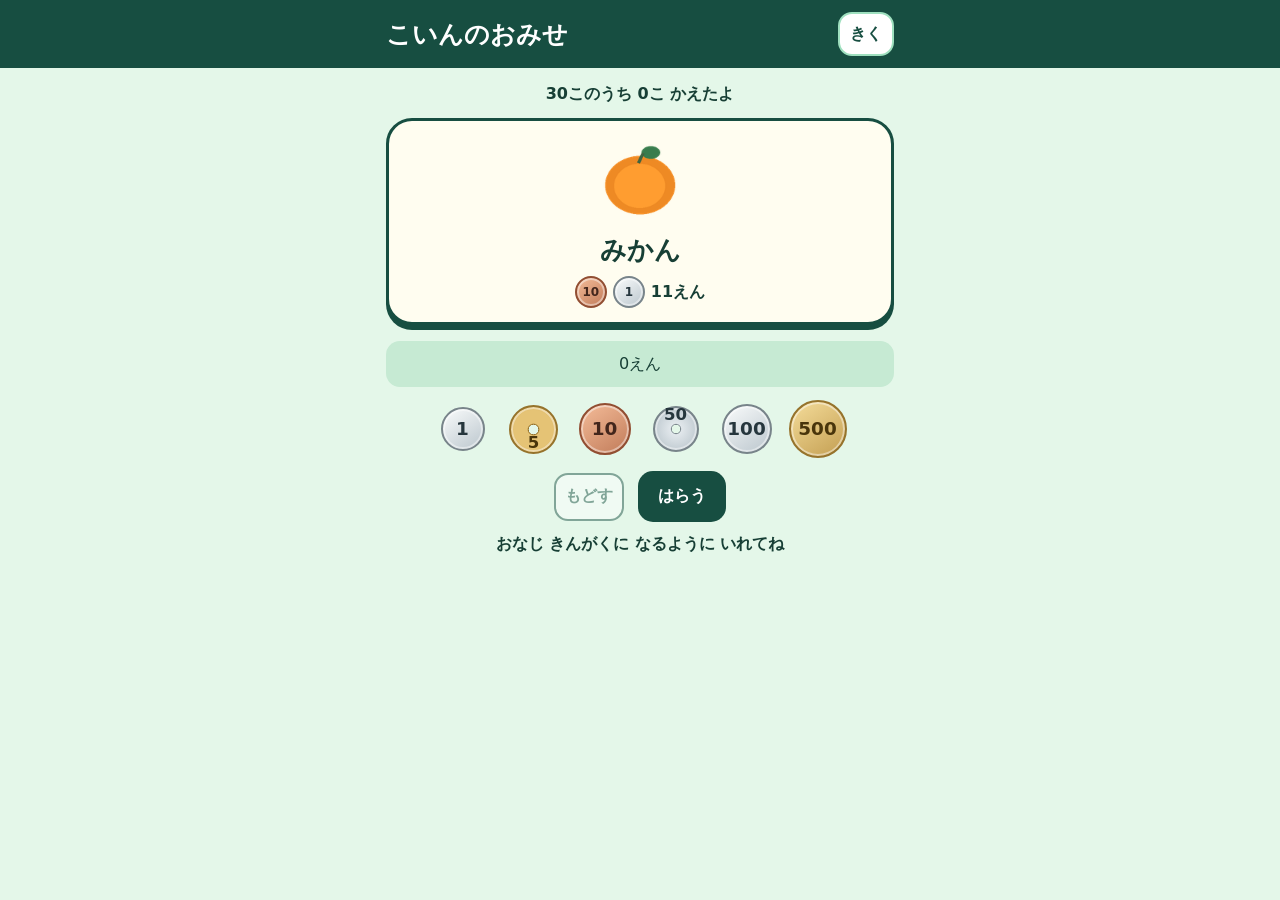
<file: index.html>
<!doctype html>
<html lang="ja">
<head>
  <meta charset="utf-8">
  <meta name="viewport" content="width=device-width, initial-scale=1">
  <meta http-equiv="refresh" content="0; url=./coin/">
  <link rel="canonical" href="./coin/">
  <title>こいんのおみせ</title>
</head>
<body>
  <p><a href="./coin/">こいんのおみせを開く</a></p>
</body>
</html>
</file>
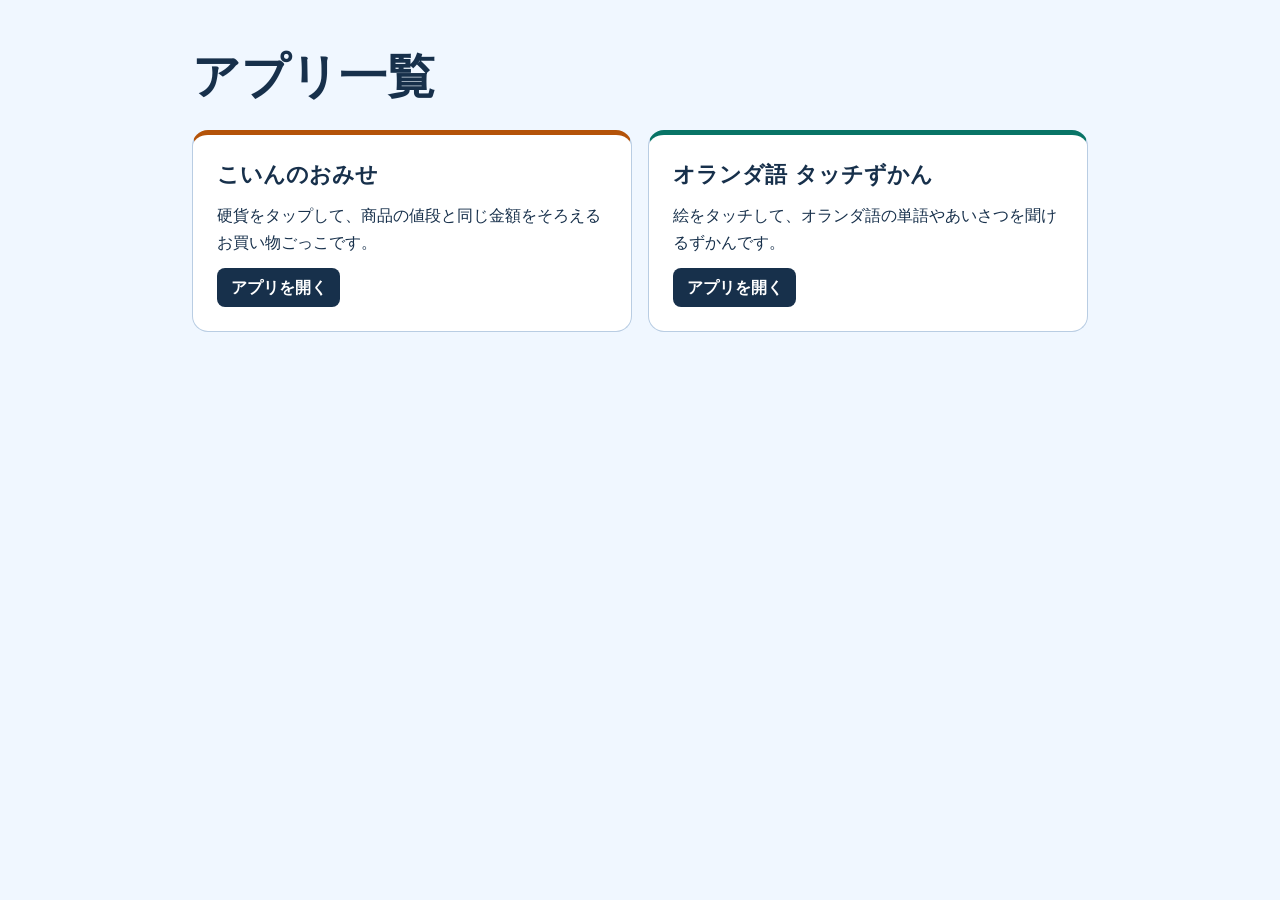
<file: apps/index.html>
<!doctype html>
<html lang="ja">
<head>
  <meta charset="utf-8">
  <meta name="viewport" content="width=device-width, initial-scale=1">
  <meta name="description" content="こいんのおみせとオランダ語 タッチずかんを開けるアプリ一覧です。">
  <title>アプリ一覧</title>
  <style>
    * { box-sizing: border-box; }
    body {
      margin: 0;
      background: #f0f7ff;
      color: #17304b;
      font: 1rem/1.7 system-ui, sans-serif;
    }
    main { width: min(100% - 2rem, 56rem); margin: 0 auto; padding: 3rem 0; }
    h1 { margin: 0 0 1.5rem; font-size: clamp(2rem, 7vw, 3rem); line-height: 1.2; }
    ul {
      list-style: none;
      padding: 0;
      margin: 0;
      display: grid;
      grid-template-columns: repeat(auto-fit, minmax(min(100%, 21rem), 1fr));
      gap: 1rem;
    }
    li a {
      display: flex;
      flex-direction: column;
      align-items: flex-start;
      gap: .75rem;
      height: 100%;
      padding: 1.5rem;
      color: inherit;
      background: white;
      border: 1px solid #b9cde3;
      border-top: .35rem solid #b45309;
      border-radius: 1rem;
      text-decoration: none;
    }
    li + li a { border-top-color: #087466; }
    a:hover { border-color: #17304b; }
    a:focus-visible { outline: .2rem solid #153ea3; outline-offset: .25rem; }
    h2 { margin: 0; font-size: 1.4rem; line-height: 1.4; }
    p { margin: 0; }
    .open {
      margin-top: auto;
      padding: .35rem .85rem;
      border-radius: .5rem;
      background: #17304b;
      color: white;
      font-weight: 700;
    }
  </style>
</head>
<body>
  <main>
    <h1>アプリ一覧</h1>
    <ul>
      <li>
        <a href="../coin/" aria-labelledby="coin-title coin-open" aria-describedby="coin-description">
          <h2 id="coin-title">こいんのおみせ</h2>
          <p id="coin-description">硬貨をタップして、商品の値段と同じ金額をそろえるお買い物ごっこです。</p>
          <span class="open" id="coin-open">アプリを開く</span>
        </a>
      </li>
      <li>
        <a href="../dutch/" aria-labelledby="dutch-title dutch-open" aria-describedby="dutch-description">
          <h2 id="dutch-title">オランダ語 タッチずかん</h2>
          <p id="dutch-description">絵をタッチして、オランダ語の単語やあいさつを聞けるずかんです。</p>
          <span class="open" id="dutch-open">アプリを開く</span>
        </a>
      </li>
    </ul>
  </main>
</body>
</html>
</file>
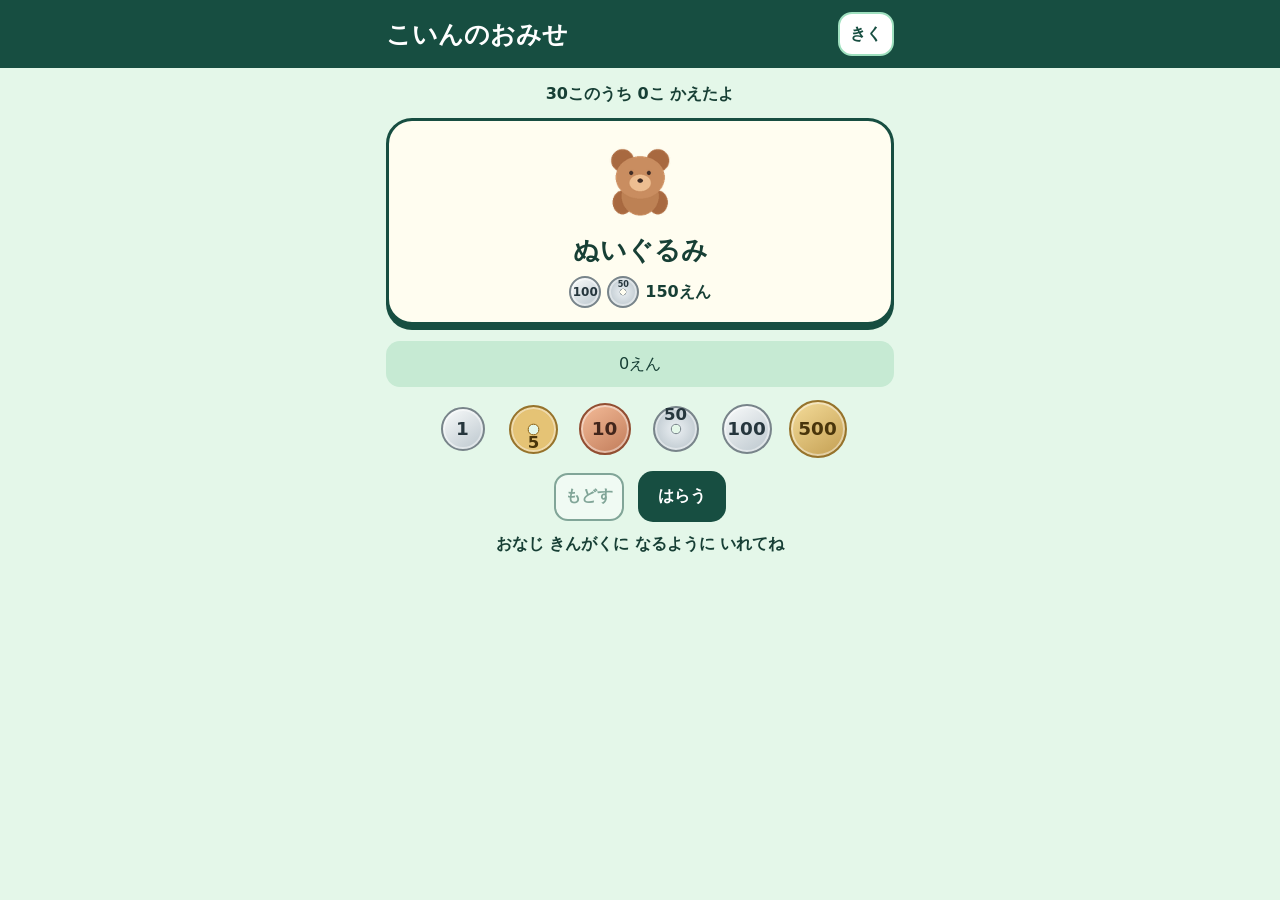
<file: coin/index.html>
<!doctype html>
<html lang="ja">
<head>
<meta charset="utf-8">
<meta name="viewport" content="width=device-width, initial-scale=1">
<meta name="theme-color" content="#174e41">
<meta name="apple-mobile-web-app-title" content="こいんのおみせ">
<link rel="manifest" href="./manifest.webmanifest">
<link rel="apple-touch-icon" href="./icon-180.png">
<link rel="icon" href="./icon-192.png" type="image/png">
<title>こいんのおみせ</title>
<style>
* { box-sizing: border-box; }
body { margin: 0; background: #e4f7e9; color: #173f35; font-family: system-ui, sans-serif; text-align: center; }
header { background: #174e41; color: white; }
.bar { max-width: 540px; margin: auto; padding: 12px 16px; display: flex; align-items: center; justify-content: space-between; gap: 8px; }
h1 { font-size: clamp(1.15rem, 5vw, 1.55rem); margin: 0; }
main { max-width: 540px; margin: auto; padding: 16px; }
.progress { min-height: 24px; margin: 0 0 10px; font-weight: bold; }
.item { background: #fffdf0; border: 3px solid #174e41; border-radius: 26px; box-shadow: 0 5px #174e41; padding: 12px; }
.picture { width: clamp(4rem, 22vw, 6rem); aspect-ratio: 1; margin: auto; background: url('./goods.png') no-repeat; background-size: 800% 100%; }
h2 { margin: 4px 0; font-size: 1.6rem; }
.price { display: flex; justify-content: center; gap: 6px; align-items: center; font-weight: bold; margin: 8px 0 2px; }
.coin-face { display: inline-grid; place-items: center; align-content: center; gap: 1px; inline-size: 100%; aspect-ratio: 1; border: 2px solid #78848a; border-radius: 50%; background: linear-gradient(145deg, #fafcfc, #bbc6cd); color: #26363d; box-shadow: inset 0 0 0 2px #ffffff70; line-height: 1; font-weight: bold; }
.coin-face[data-value="5"] { position: relative; border-color: #96732c; background: radial-gradient(circle at center, transparent 15%, #96732c 16%, #e5c375 20%, #e5c375 60%, #cba24c 100%); color: #49350b; }
.coin-face[data-value="50"] { position: relative; background: radial-gradient(circle, transparent 14%, #78848a 15%, #e1e7eb 19%, #c3cdd3 70%); }
.coin-face:is([data-value="5"], [data-value="50"]) > span {
  position: absolute;
  left: 50%;
  transform: translateX(-50%);
  font-size: .9em;
}
.coin-face[data-value="5"] > span { top: 64%; }
.coin-face[data-value="50"] > span { bottom: 64%; }
.coin-face[data-value="10"] { border-color: #914e32; background: linear-gradient(145deg, #f4bc99, #c17b59); color: #43261c; }
.coin-face[data-value="500"] { border-color: #96732c; background: linear-gradient(145deg, #f5dd9b, #c39e51); color: #49350b; }
.mini { inline-size: 32px; font-size: .75rem; }
.mini:is([data-value="5"], [data-value="50"]) { font-size: .5625rem; }
button { font: inherit; font-weight: bold; border: 2px solid transparent; cursor: pointer; touch-action: manipulation; }
button:focus-visible { outline: 3px solid #4c34a3; outline-offset: 3px; }
.listen { border-color: #9fe0bf; background: #fff; color: #174e41; border-radius: 14px; min-height: 44px; padding: 4px 10px; }
.wallet { margin-top: 16px; }
.tray { display: flex; flex-wrap: wrap; align-items: center; justify-content: center; gap: 6px; min-height: 46px; padding: 5px; background: #c6ead3; border-radius: 14px; }
.controls { display: flex; justify-content: center; align-items: center; gap: 14px; margin-top: 10px; }
.coins { display: grid; grid-template-columns: repeat(6, minmax(0, 68px)); justify-content: center; gap: 3px; margin-top: 10px; }
.coin { display: grid; place-items: center; min-height: 48px; padding: 1px; background: transparent; border-radius: 12px; }
.coin .coin-face { max-width: var(--diameter); font-size: clamp(.8rem, 4vw, 1.15rem); }
.action { background: #174e41; color: white; border-radius: 15px; padding: 13px 18px; min-height: 50px; }
.undo { background: white; color: #174e41; border-color: #174e41; border-radius: 14px; min-height: 48px; padding: 4px 9px; }
button:disabled { opacity: .48; cursor: default; }
.status { min-height: 2.6em; margin: 12px 0 0; font-weight: bold; }
[hidden] { display: none !important; }
</style>
</head>
<body>
<header><div class="bar"><h1>こいんのおみせ</h1><button class="listen" id="listen" type="button">きく</button></div></header>
<main>
  <p class="progress" id="progress"></p>
  <section class="item" aria-labelledby="name">
    <div class="picture" id="picture" aria-hidden="true"></div>
    <h2 id="name"></h2>
    <div class="price" id="price"></div>
  </section>
  <section class="wallet" id="wallet" aria-label="おしはらい">
    <div class="tray" id="tray" role="group"></div>
    <div class="coins" id="coins" role="group" aria-label="えらべる こうか"></div>
    <div class="controls">
      <button class="undo" id="undo" type="button">もどす</button>
      <button class="action" id="pay" type="button">はらう</button>
    </div>
  </section>
  <p class="status" id="status" role="status"></p>
  <button class="action" id="next" type="button" hidden></button>
</main>
<script>
const goods = ['りんご', 'ぱん', 'いちご', 'みかん', 'ばなな', 'あめ', 'おにぎり', 'ぬいぐるみ'];
const prices = [1, 2, 3, 5, 6, 10, 11, 15, 20, 50, 55, 100, 110, 150, 500];
const denominations = [
  { value: 1, diameter: 44 },
  { value: 5, diameter: 49 },
  { value: 10, diameter: 52 },
  { value: 50, diameter: 46 },
  { value: 100, diameter: 50 },
  { value: 500, diameter: 58 }
];
const elements = Object.fromEntries(
  ['progress', 'name', 'picture', 'price', 'wallet', 'tray', 'undo', 'coins', 'pay', 'status', 'next', 'listen']
    .map(id => [id, document.getElementById(id)])
);
let questions = makeQuestions();
let round = 0;
const coins = [];
let phase = 'shopping';

function shuffle(items) {
  const result = [...items];
  for (let i = result.length - 1; i > 0; i--) {
    const j = Math.floor(Math.random() * (i + 1));
    [result[i], result[j]] = [result[j], result[i]];
  }
  return result;
}

function makeQuestions() {
  const pictures = goods.map((_, index) => index);
  return shuffle(prices.flatMap(price =>
    shuffle(pictures).slice(0, 2).map(picture => ({ picture, price }))
  ));
}

function speech(message) {
  if (!('speechSynthesis' in window) || !('SpeechSynthesisUtterance' in window)) return;
  const utterance = new SpeechSynthesisUtterance(message);
  utterance.lang = 'ja-JP';
  utterance.rate = 0.85;
  window.speechSynthesis.cancel();
  window.speechSynthesis.speak(utterance);
}

function coinFace(coin, miniature = false) {
  const token = document.createElement('span');
  token.className = miniature ? 'coin-face mini' : 'coin-face';
  token.dataset.value = coin.value;
  token.setAttribute('aria-hidden', 'true');
  const label = document.createElement('span');
  label.textContent = coin.value;
  token.append(label);
  return token;
}

function total() {
  return coins.reduce((sum, coin) => sum + coin.value, 0);
}

const coinButtons = denominations.map(coin => {
  const button = document.createElement('button');
  button.type = 'button';
  button.className = 'coin';
  button.style.setProperty('--diameter', coin.diameter + 'px');
  button.setAttribute('aria-label', coin.value + 'えんを いれる');
  button.append(coinFace(coin));
  button.addEventListener('click', () => {
    coins.push(coin);
    showCoins();
    elements.status.textContent = total() + 'えん はいったよ';
  });
  elements.coins.append(button);
  return button;
});

function priceCoins(price) {
  const hint = [];
  let remaining = price;
  for (const coin of [...denominations].reverse()) {
    const count = Math.floor(remaining / coin.value);
    hint.push(...Array(count).fill(coin));
    remaining %= coin.value;
  }
  return hint;
}

function showProgress(bought) {
  elements.progress.textContent = questions.length + 'このうち ' + bought + 'こ かえたよ';
}

function showCoins() {
  elements.tray.replaceChildren(...coins.map(coin => coinFace(coin, true)), total() + 'えん');
  elements.tray.setAttribute('aria-label', 'いれた おかね ' + total() + 'えん');
  elements.undo.disabled = coins.length === 0;
  // Enough room to pay any price entirely in 1-yen coins.
  coinButtons.forEach(button => { button.disabled = coins.length >= Math.max(...prices); });
}

function showRound() {
  const item = questions[round];
  phase = 'shopping';
  coins.length = 0;
  showProgress(round);
  elements.picture.style.backgroundPositionX = (100 * item.picture / (goods.length - 1)) + '%';
  elements.name.textContent = goods[item.picture];
  elements.price.replaceChildren(...priceCoins(item.price).map(coin => coinFace(coin, true)), item.price + 'えん');
  elements.status.textContent = 'おなじ きんがくに なるように いれてね';
  elements.wallet.hidden = false;
  elements.next.hidden = true;
  showCoins();
}

function promptForItem() {
  const item = questions[round];
  return goods[item.picture] + 'は、' + item.price + '円です。おなじ金額になるように入れてね。';
}

elements.listen.hidden = !('speechSynthesis' in window && 'SpeechSynthesisUtterance' in window);
elements.listen.addEventListener('click', () => speech(phase === 'shopping' ? promptForItem() : elements.status.textContent));
elements.undo.addEventListener('click', () => {
  coins.pop();
  showCoins();
  elements.status.textContent = total() + 'えん のこったよ';
});
elements.pay.addEventListener('click', () => {
  const item = questions[round];
  if (total() !== item.price) {
    elements.status.textContent = total() < item.price ? 'もうすこし いれてみよう' : 'もどす を おしてみよう';
  } else {
    phase = 'bought';
    const finished = round === questions.length - 1;
    showProgress(round + 1);
    elements.status.textContent = finished ? 'ぜんぶ かえたよ！' : goods[item.picture] + 'が かえたよ！';
    elements.wallet.hidden = true;
    elements.next.textContent = finished ? 'もういちど' : 'つぎの おかいもの';
    elements.next.hidden = false;
    elements.next.focus();
  }
  speech(elements.status.textContent);
});
elements.next.addEventListener('click', () => {
  round = (round + 1) % questions.length;
  if (round === 0) questions = makeQuestions();
  showRound();
  coinButtons[0].focus();
  speech(promptForItem());
});
showRound();
</script>
</body>
</html>
</file>
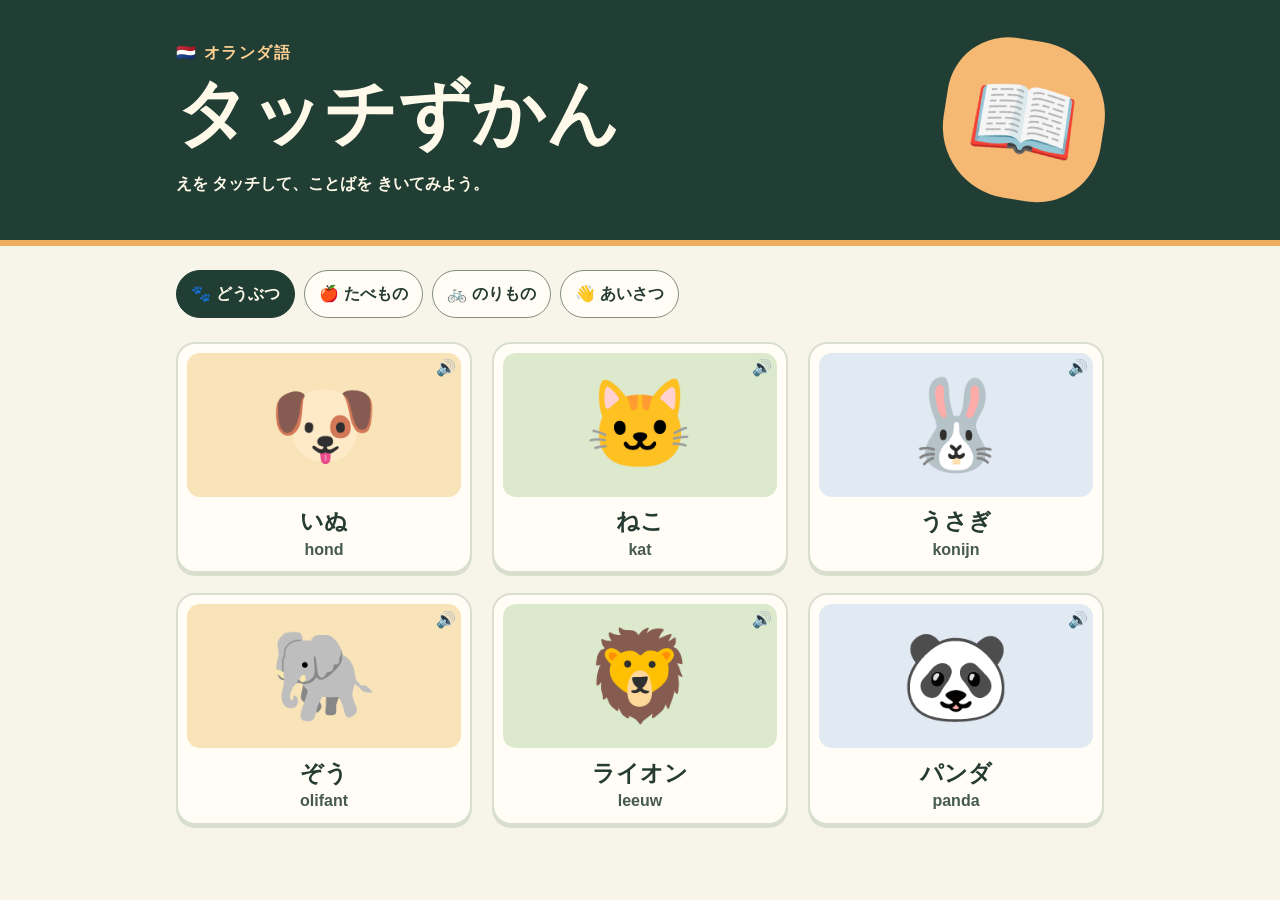
<file: dutch/index.html>
<!doctype html>
<html lang="ja">
<head>
  <meta charset="utf-8">
  <meta name="viewport" content="width=device-width, initial-scale=1">
  <meta name="theme-color" content="#213e34">
  <meta name="description" content="絵をタッチして、オランダ語の発音を聞く子ども向け図鑑です。">
  <title>オランダ語 タッチずかん</title>
  <link rel="stylesheet" href="style.css">
  <script src="app.js?v=2" defer></script>
</head>
<body>
  <header class="masthead">
    <div class="wrap heading">
      <div>
        <p class="subject">🇳🇱 オランダ語</p>
        <h1>タッチずかん</h1>
        <p class="intro">えを タッチして、ことばを きいてみよう。</p>
      </div>
      <div class="cover" aria-hidden="true">📖</div>
    </div>
  </header>
  <main class="wrap">
    <nav class="categories" aria-label="ずかんの しゅるい">
      <button type="button" data-category="animals" aria-pressed="true"><span aria-hidden="true">🐾</span> どうぶつ</button>
      <button type="button" data-category="food" aria-pressed="false"><span aria-hidden="true">🍎</span> たべもの</button>
      <button type="button" data-category="vehicles" aria-pressed="false"><span aria-hidden="true">🚲</span> のりもの</button>
      <button type="button" data-category="greetings" aria-pressed="false"><span aria-hidden="true">👋</span> あいさつ</button>
    </nav>
    <p id="status" role="status" hidden></p>
    <noscript><p>図鑑を使うには JavaScript を有効にしてください。</p></noscript>
    <ul class="cards" id="cards" aria-label="どうぶつ"></ul>
  </main>
</body>
</html>
</file>
<file: dutch/style.css>
:root {
  font-family: "Hiragino Maru Gothic ProN", "Yu Gothic", Meiryo, sans-serif;
  color: #263b32;
  background: #f7f5ea;
  font-weight: 600;
}
* { box-sizing: border-box; }
body { margin: 0; }
button { font: inherit; color: inherit; cursor: pointer; -webkit-tap-highlight-color: transparent; }
button:focus-visible, a:focus-visible { outline: 3px solid #a44d20; outline-offset: 4px; }
.wrap { width: min(100% - 2rem, 58rem); margin-inline: auto; }
.masthead {
  color: #fff9e9;
  background: #213e34;
  border-bottom: .375rem solid #efad62;
}
.heading {
  min-height: 15rem;
  padding-block: 2rem;
  display: flex;
  justify-content: space-between;
  align-items: center;
  gap: 1rem;
}
.subject { color: #ffd192; letter-spacing: .1em; margin: 0 0 .5rem; }
h1 { font-size: clamp(2.25rem, 7.5vw, 4.5rem); margin: 0; line-height: 1.15; }
.intro { margin: 1rem 0 0; line-height: 1.65; }
.cover {
  display: grid;
  place-items: center;
  background: #f5b974;
  width: clamp(4rem, 20vw, 10rem);
  aspect-ratio: 1;
  border-radius: 38% 46% 40% 45%;
  font-size: clamp(2.3rem, 10vw, 5.5rem);
  transform: rotate(9deg);
  flex-shrink: 0;
}
.categories { display: flex; flex-wrap: wrap; gap: .55rem; margin-block: 1.5rem; }
.categories button {
  background: #fffdf6;
  border: 1px solid #818f7d;
  min-height: 3rem;
  border-radius: 2rem;
  padding: .55rem .9rem;
}
.categories button[aria-pressed="true"] { background: #213e34; color: #fff9e9; border-color: #213e34; }
.cards {
  padding: 0;
  margin: 0;
  list-style: none;
  display: grid;
  grid-template-columns: repeat(3, minmax(0, 1fr));
  gap: clamp(.65rem, 2vw, 1.25rem);
  padding-bottom: 2rem;
}
.card {
  display: grid;
  width: 100%;
  min-height: 100%;
  position: relative;
  gap: .2rem;
  justify-items: center;
  background: #fffdf6;
  border: 2px solid #d9dfce;
  border-radius: 1.2rem;
  padding: .55rem .55rem .8rem;
  box-shadow: 0 3px #d9dfce;
}
.card:hover, .card.is-speaking { border-color: #47734d; }
.card.is-speaking { background: #edf5dc; box-shadow: 0 3px #47734d; }
.card:active { transform: translateY(2px); }
.picture {
  display: grid;
  place-items: center;
  background: var(--tile);
  width: 100%;
  min-height: clamp(5.8rem, 15vw, 9rem);
  border-radius: .8rem;
  font-size: clamp(3.2rem, 9vw, 5.5rem);
}
.cards li:nth-child(3n + 1) { --tile: #f9e3b8; }
.cards li:nth-child(3n + 2) { --tile: #dce9cd; }
.cards li:nth-child(3n) { --tile: #e1e9f3; }
.japanese { font-size: clamp(1.05rem, 3vw, 1.45rem); margin-top: .4rem; }
.dutch { color: #465a4e; overflow-wrap: anywhere; }
.sound { position: absolute; top: .9rem; right: .9rem; font-size: 1rem; }
#status { background: #fbe6be; padding: .75rem 1rem; border-radius: .75rem; line-height: 1.55; }
@media (max-width: 35rem) {
  .cards { grid-template-columns: repeat(2, minmax(0, 1fr)); }
  .heading { min-height: 12rem; }
}
@media (max-width: 22rem) {
  .cover { display: none; }
}
</file>
